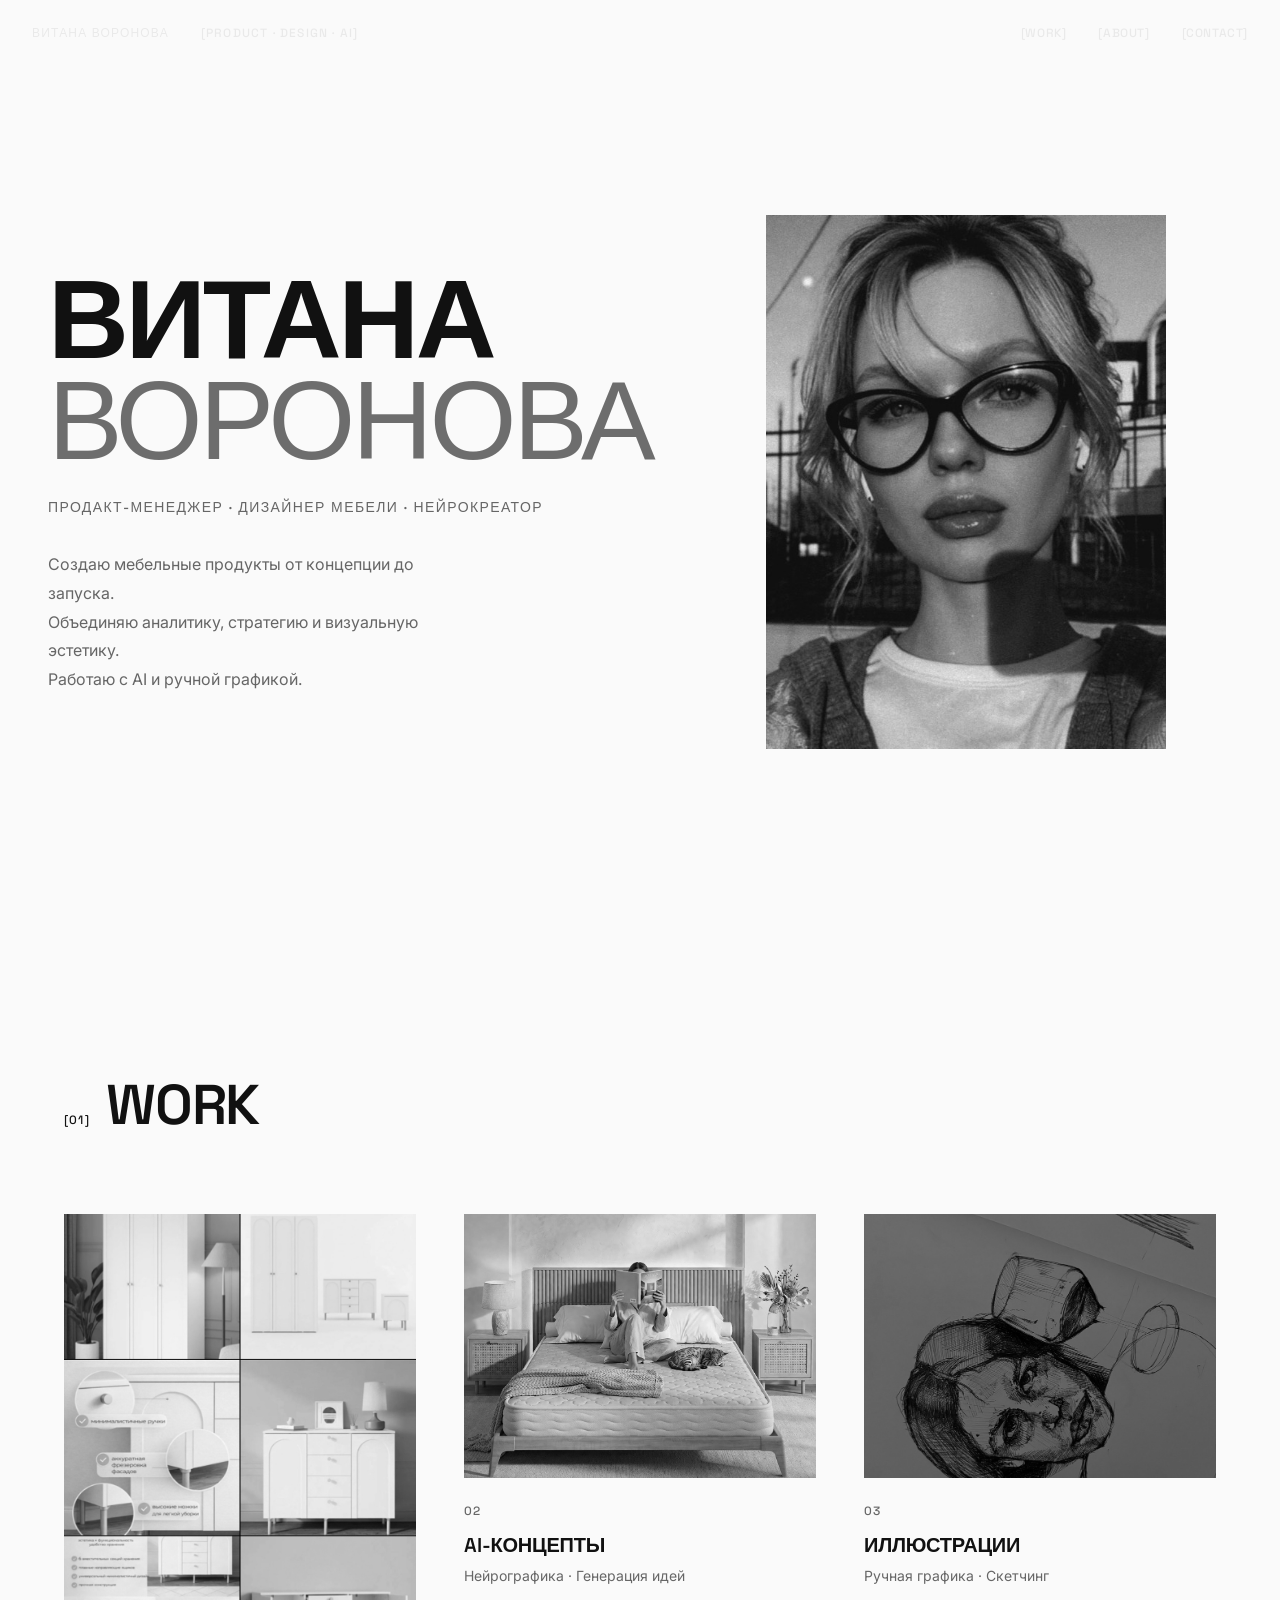
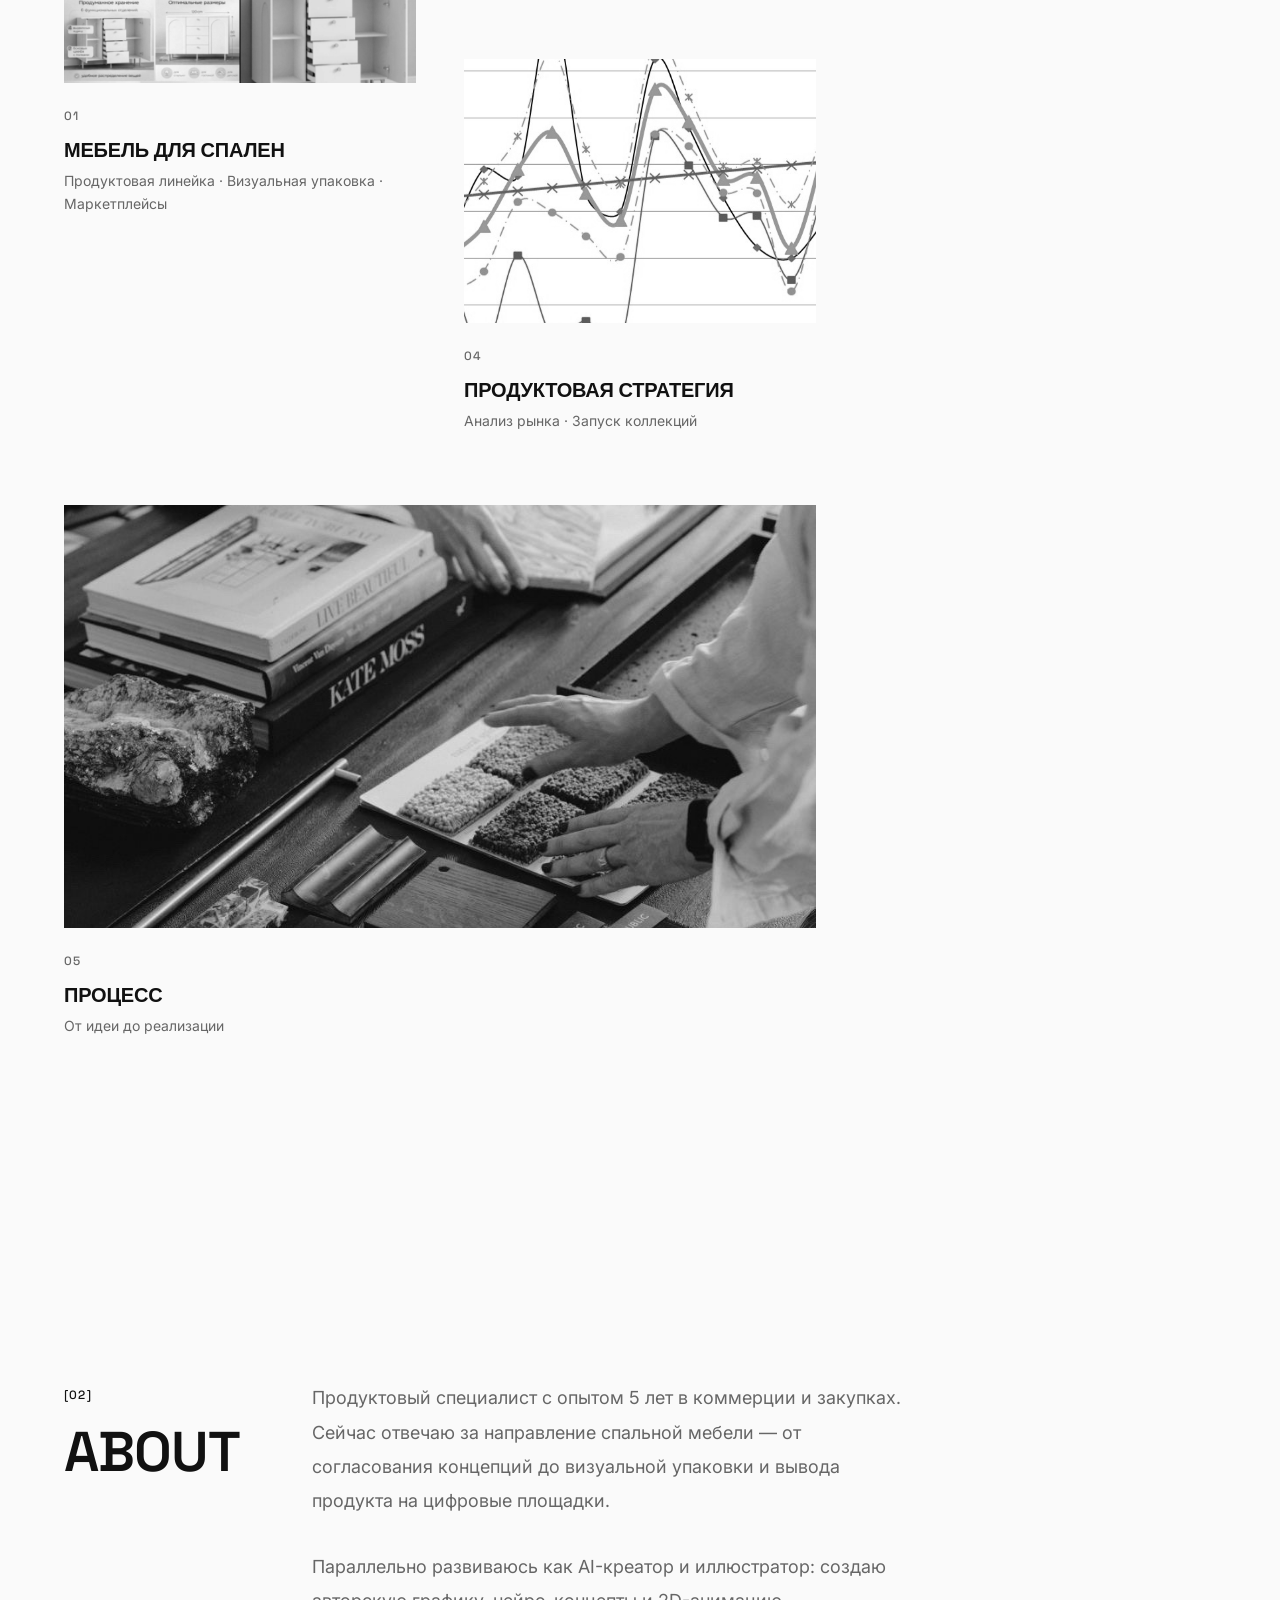
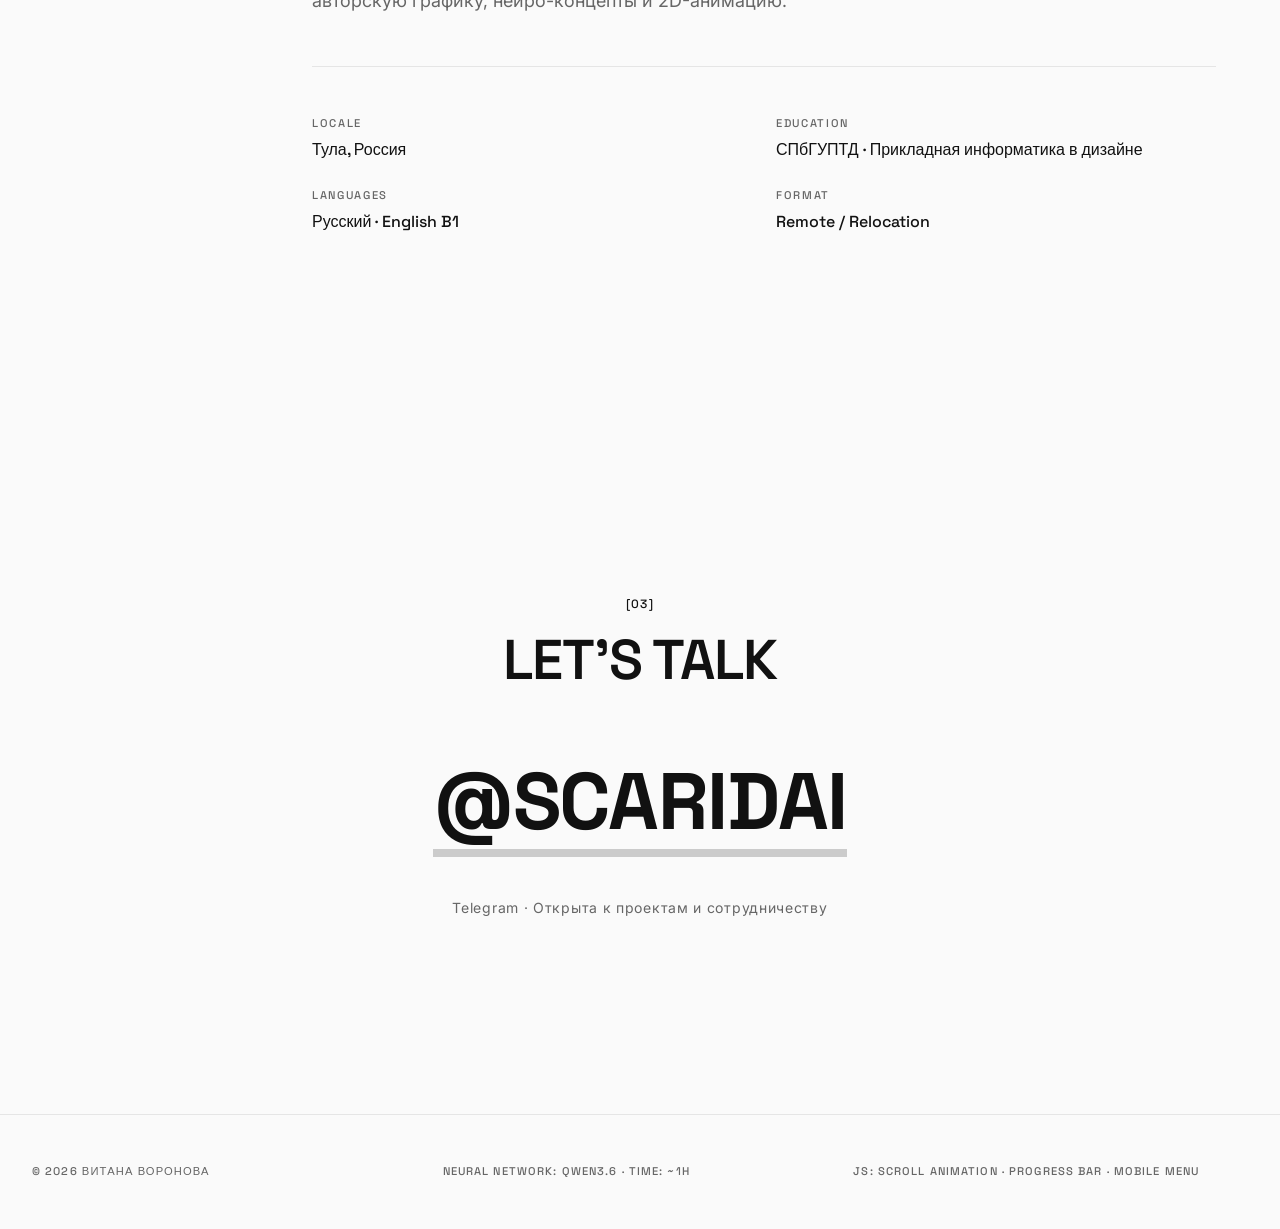
<file: homework-1/index.html>
<!DOCTYPE html>
<html lang="ru">
<head>
  <meta charset="UTF-8">
  <meta name="viewport" content="width=device-width, initial-scale=1.0">
  <title>Вита Воронова — Product · Design · AI</title>
  <link rel="stylesheet" href="style.css">
  <link rel="preconnect" href="https://fonts.googleapis.com">
  <link href="https://fonts.googleapis.com/css2?family=Inter:wght@300;400;500;600&family=Space+Grotesk:wght@300;400;500;600;700&display=swap" rel="stylesheet">
</head>
<body>
  <div class="progress-bar" id="progressBar"></div>

  <!-- Header -->
  <header class="header">
    <div class="header__top">
      <span class="header__name">ВИТАНА ВОРОНОВА</span>
      <span class="header__tag">[PRODUCT · DESIGN · AI]</span>
    </div>
    <nav class="header__nav">
      <a href="#work" class="nav-link">[WORK]</a>
      <a href="#about" class="nav-link">[ABOUT]</a>
      <a href="#contact" class="nav-link">[CONTACT]</a>
    </nav>
  </header>

  <!-- Hero -->
  <section class="hero">
    <div class="hero__content">
      <h1 class="hero__title">
        ВИТАНА<br>
        <span class="hero__title-alt">ВОРОНОВА</span>
      </h1>
      <p class="hero__subtitle">Продакт-менеджер · Дизайнер мебели · Нейрокреатор</p>
      <p class="hero__text">
        Создаю мебельные продукты от концепции до запуска.<br>
        Объединяю аналитику, стратегию и визуальную эстетику.<br>
        Работаю с AI и ручной графикой.
      </p>
    </div>
    <div class="hero__image">
      <img src="img/hero.jpg" alt="Вита Воронова">
    </div>
  </section>

  <!-- Work Grid -->
  <section id="work" class="section work">
    <div class="section__header">
      <span class="section__label">[01]</span>
      <h2 class="section__title">WORK</h2>
    </div>
    
    <div class="work__grid">
      <div class="work__item work__item--large">
        <img src="img/work1.jpg" alt="Furniture Design">
        <div class="work__caption">
          <span class="work__number">01</span>
          <h3>МЕБЕЛЬ ДЛЯ СПАЛЕН</h3>
          <p>Продуктовая линейка · Визуальная упаковка · Маркетплейсы</p>
        </div>
      </div>

      <div class="work__item">
        <img src="img/work2.jpg" alt="AI Art">
        <div class="work__caption">
          <span class="work__number">02</span>
          <h3>AI-КОНЦЕПТЫ</h3>
          <p>Нейрографика · Генерация идей</p>
        </div>
      </div>

      <div class="work__item">
        <img src="img/work3.jpg" alt="Illustrations">
        <div class="work__caption">
          <span class="work__number">03</span>
          <h3>ИЛЛЮСТРАЦИИ</h3>
          <p>Ручная графика · Скетчинг</p>
        </div>
      </div>

      <div class="work__item">
        <img src="img/work4.jpg" alt="Product Strategy">
        <div class="work__caption">
          <span class="work__number">04</span>
          <h3>ПРОДУКТОВАЯ СТРАТЕГИЯ</h3>
          <p>Анализ рынка · Запуск коллекций</p>
        </div>
      </div>

      <div class="work__item work__item--wide">
        <img src="img/work5.jpg" alt="Process">
        <div class="work__caption">
          <span class="work__number">05</span>
          <h3>ПРОЦЕСС</h3>
          <p>От идеи до реализации</p>
        </div>
      </div>
    </div>
  </section>

  <!-- About -->
  <section id="about" class="section about">
    <div class="about__grid">
      <div class="about__left">
        <span class="section__label">[02]</span>
        <h2 class="section__title">ABOUT</h2>
      </div>
      <div class="about__right">
        <p class="about__text">
          Продуктовый специалист с опытом 5 лет в коммерции и закупках. 
          Сейчас отвечаю за направление спальной мебели — от согласования 
          концепций до визуальной упаковки и вывода продукта на цифровые площадки.
        </p>
        <p class="about__text">
          Параллельно развиваюсь как AI-креатор и иллюстратор: создаю авторскую 
          графику, нейро-концепты и 2D-анимацию.
        </p>
        
        <div class="about__details">
          <div class="detail">
            <span class="detail__label">LOCALE</span>
            <span class="detail__value">Тула, Россия</span>
          </div>
          <div class="detail">
            <span class="detail__label">EDUCATION</span>
            <span class="detail__value">СПбГУПТД · Прикладная информатика в дизайне</span>
          </div>
          <div class="detail">
            <span class="detail__label">LANGUAGES</span>
            <span class="detail__value">Русский · English B1</span>
          </div>
          <div class="detail">
            <span class="detail__label">FORMAT</span>
            <span class="detail__value">Remote / Relocation</span>
          </div>
        </div>
      </div>
    </div>
  </section>

  <!-- Contact -->
  <section id="contact" class="section contact">
    <div class="contact__content">
      <span class="section__label">[03]</span>
      <h2 class="section__title">LET'S TALK</h2>
      <a href="https://t.me/scaridai" target="_blank" class="contact__link">@SCARIDAI</a>
      <p class="contact__note">Telegram · Открыта к проектам и сотрудничеству</p>
    </div>
  </section>

  <!-- Footer -->
  <footer class="footer">
    <div class="footer__grid">
      <span>© <span id="year"></span> ВИТАНА ВОРОНОВА</span>
      <span>NEURAL NETWORK: QWEN3.6 · TIME: ~1H</span>
      <span>JS: SCROLL ANIMATION · PROGRESS BAR · MOBILE MENU</span>
    </div>
  </footer>

  <script src="script.js"></script>
</body>
</html>
</file>
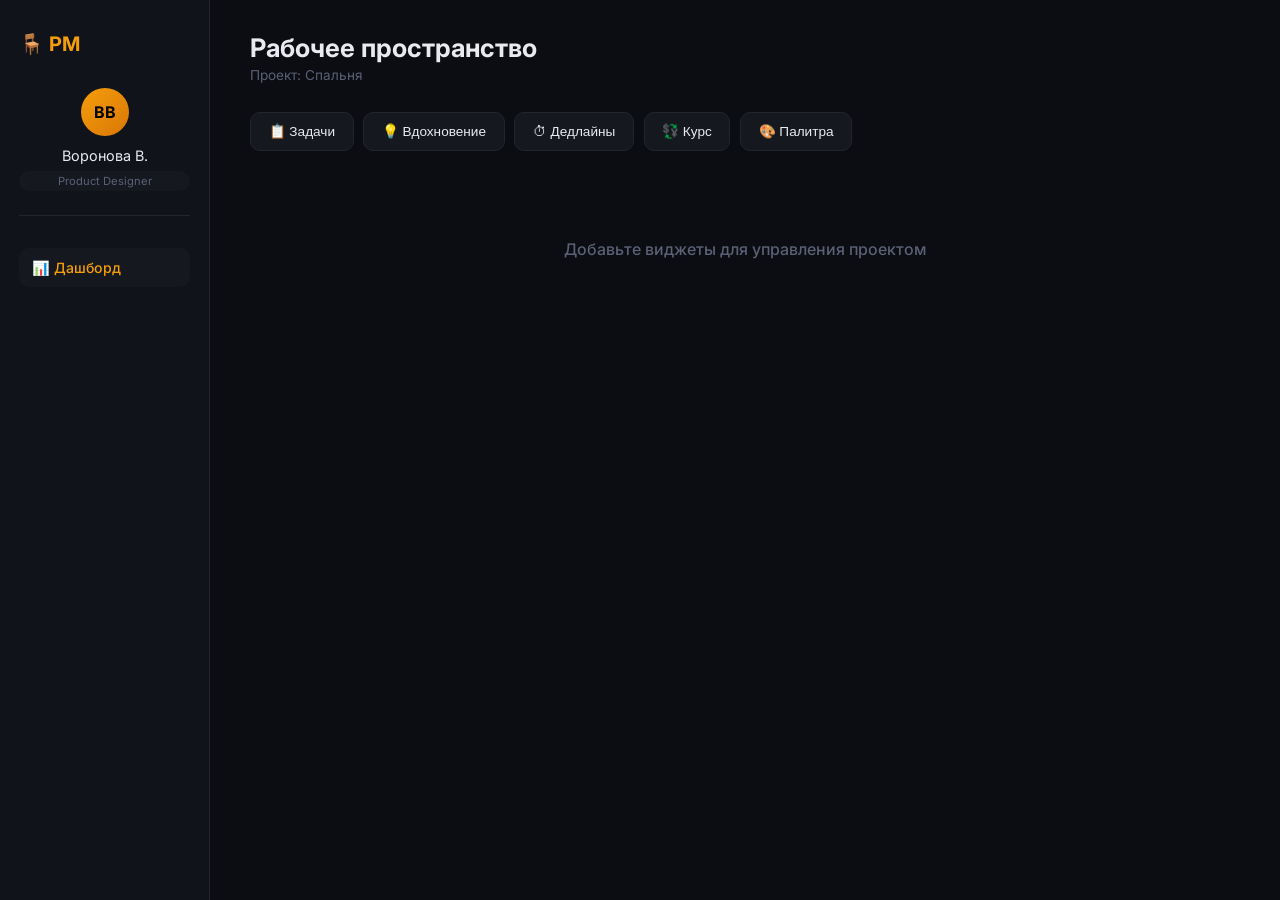
<file: homework-2/index.html>
<!DOCTYPE html>
<html lang="ru">
<head>
  <meta charset="UTF-8">
  <meta name="viewport" content="width=device-width, initial-scale=1.0">
  <title>FurniPM Workspace</title>
  <link rel="stylesheet" href="styles/main.css">
  <link rel="stylesheet" href="styles/components.css">
  <link href="https://fonts.googleapis.com/css2?family=Inter:wght@400;500;600;700&display=swap" rel="stylesheet">
</head>
<body>
  <aside class="sidebar">
    <div class="sidebar-logo">🪑 PM</div>
    <div class="sidebar-user">
      <div class="avatar">ВВ</div>
      <span>Воронова В.</span>
      <span class="user-role">Product Designer</span>
    </div>
    <nav class="sidebar-nav">
      <a href="#" class="nav-item active">📊 Дашборд</a>
    </nav>
  </aside>

  <main class="main-content">
    <header class="topbar">
      <div>
        <h1 class="page-title">Рабочее пространство</h1>
        <p class="page-subtitle">Проект: Спальня</p>
      </div>
    </header>

    <div class="widget-controls">
      <button id="add-todo" class="widget-btn-add">📋 Задачи</button>
      <button id="add-quote" class="widget-btn-add">💡 Вдохновение</button>
      <button id="add-deadlines" class="widget-btn-add">⏱ Дедлайны</button>
      <button id="add-currency" class="widget-btn-add">💱 Курс</button>
      <button id="add-palette" class="widget-btn-add">🎨 Палитра</button>
    </div>

    <div id="dashboard-grid" class="grid"></div>
    <div id="empty-state" class="empty-state">
      <h3>Добавьте виджеты для управления проектом</h3>
    </div>
  </main>

  <script type="module" src="main.js"></script>
</body>
</html>
</file>
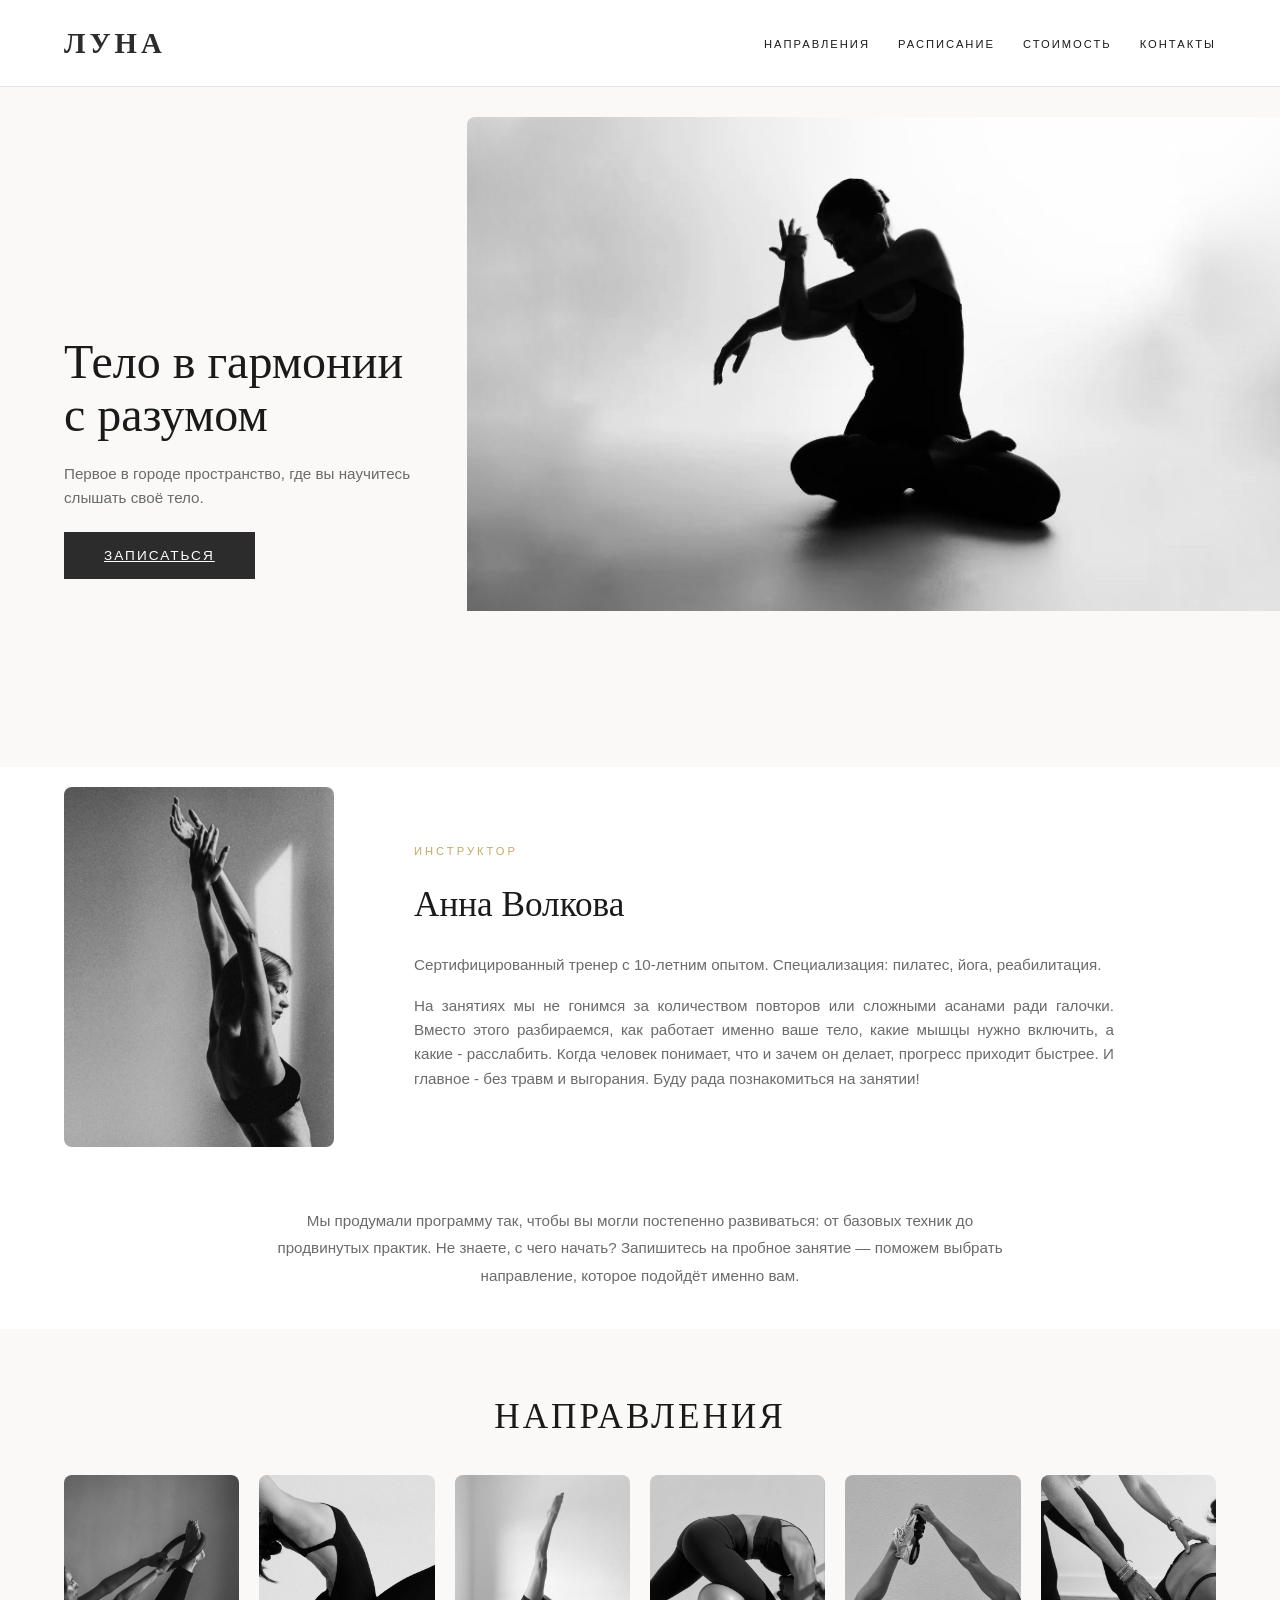
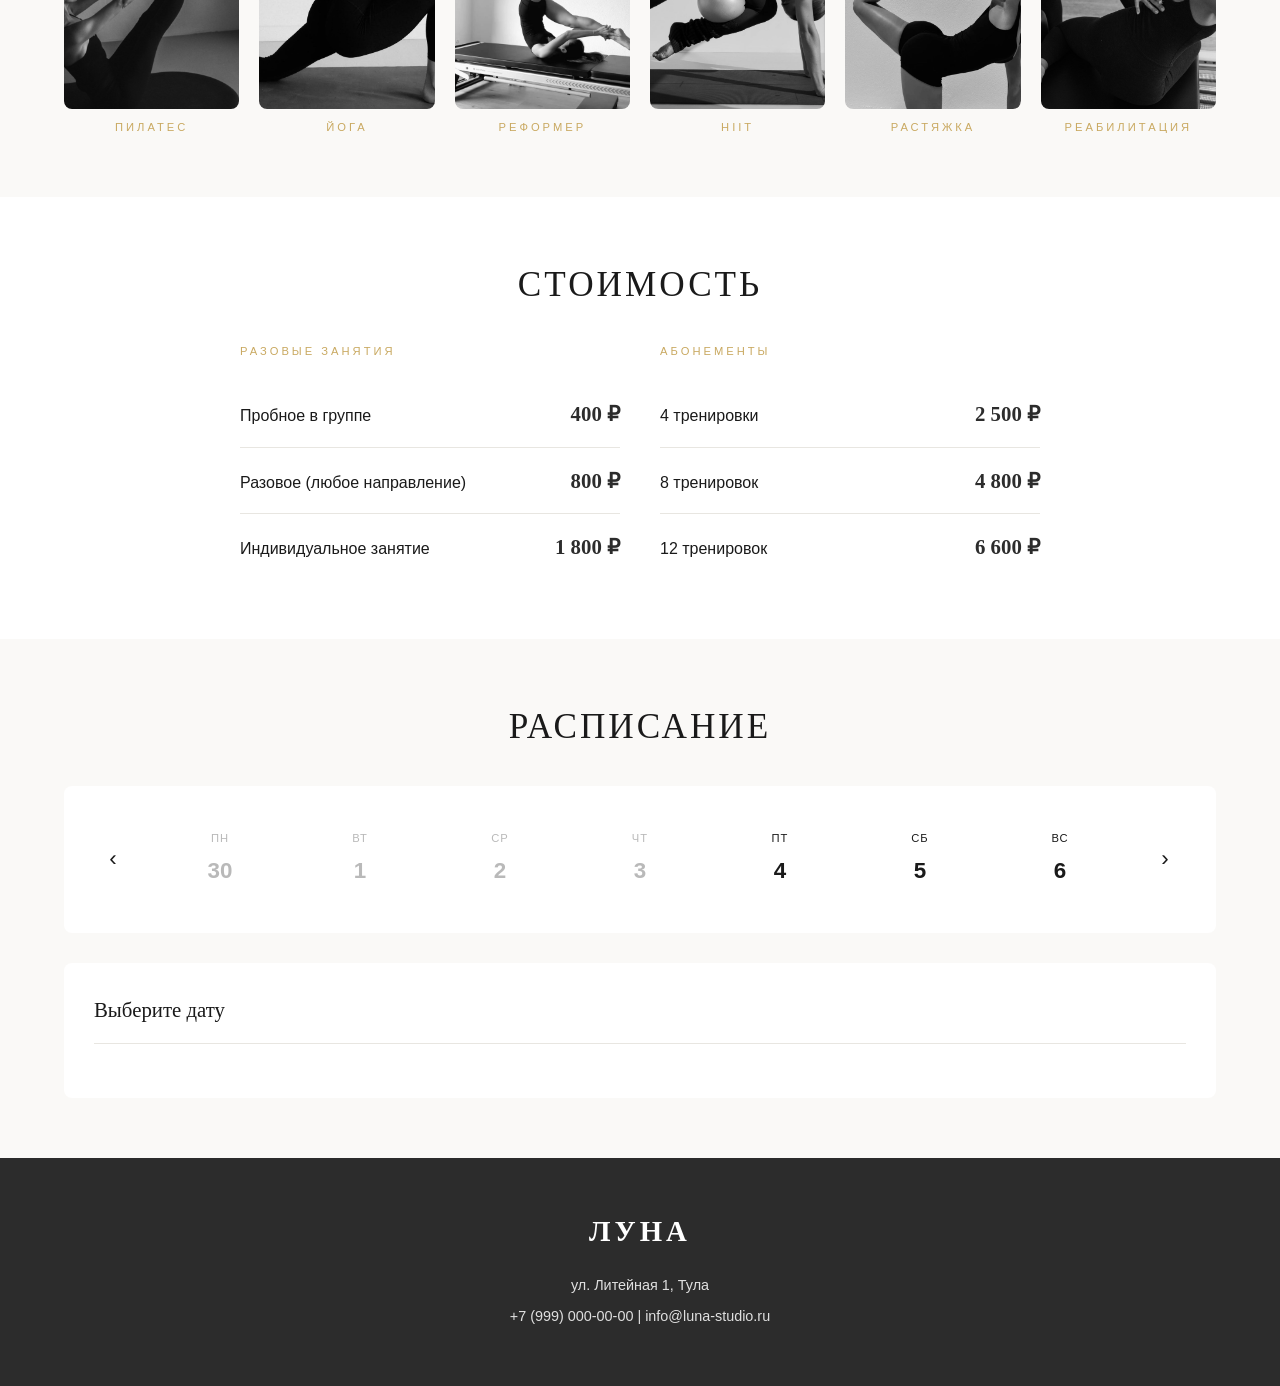
<file: homework-4-exam/index.html>
<!DOCTYPE html>
<html lang="ru">
<head>
<meta charset="UTF-8">
<meta name="viewport" content="width=device-width, initial-scale=1.0">
<title>ЛУНА — Студия пилатеса и йоги</title>
<link rel="stylesheet" href="css/style.css">
</head>
<body>
<header class="header">
<div class="container header__inner">
<a href="#" class="logo">ЛУНА</a>
<nav class="nav">
<ul class="nav__list">
<li><a href="#directions" class="nav__link">НАПРАВЛЕНИЯ</a></li>
<li><a href="#booking" class="nav__link">РАСПИСАНИЕ</a></li>
<li><a href="#pricing" class="nav__link">СТОИМОСТЬ</a></li>
<li><a href="#contacts" class="nav__link">КОНТАКТЫ</a></li>
</ul>
</nav>
</div>
</header>

<main>
<section class="hero">
<div class="container hero__inner">
<div class="hero__text">
<h1>Тело в гармонии<br>с разумом</h1>
<p>Первое в городе пространство, где вы научитесь слышать своё тело.</p>
<a href="#booking" class="btn btn--primary btn--lg">ЗАПИСАТЬСЯ</a>
</div>
<div class="hero__image-wrapper">
<img src="img/hero.jpg" alt="Занятие в студии" class="hero__img">
</div>
</div>
</section>

<section class="instructor-section">
<div class="container">
<div class="instructor-block">
<div class="instructor__image">
<img src="img/instructor.jpg" alt="Инструктор" class="instructor__img">
</div>
<div class="instructor__content">
<span class="label">ИНСТРУКТОР</span>
<h2>Анна Волкова</h2>
<p>Сертифицированный тренер с 10-летним опытом. Специализация: пилатес, йога, реабилитация.</p>
<p class="instructor__note">
На занятиях мы не гонимся за количеством повторов или сложными асанами ради галочки. Вместо этого разбираемся, как работает именно ваше тело, какие мышцы нужно включить, а какие - расслабить.
Когда человек понимает, что и зачем он делает, прогресс приходит быстрее. И главное - без травм и выгорания. Буду рада познакомиться на занятии!
</p>
</div>
</div>
<p class="instructor__footer-note">Мы продумали программу так, чтобы вы могли постепенно развиваться: от базовых техник до продвинутых практик. Не знаете, с чего начать? Запишитесь на пробное занятие — поможем выбрать направление, которое подойдёт именно вам.</p>
</div>
</section>

<section id="directions" class="directions-section">
<div class="container">
<h2 class="section-title">НАПРАВЛЕНИЯ</h2>
<div class="directions-grid">
<figure class="direction-item">
<img src="img/detail1.jpg" alt="Пилатес" class="direction__img">
<figcaption class="direction__caption">ПИЛАТЕС</figcaption>
</figure>
<figure class="direction-item">
<img src="img/detail2.jpg" alt="Йога" class="direction__img">
<figcaption class="direction__caption">ЙОГА</figcaption>
</figure>
<figure class="direction-item">
<img src="img/detail3.jpg" alt="Реформер" class="direction__img">
<figcaption class="direction__caption">РЕФОРМЕР</figcaption>
</figure>
<figure class="direction-item">
<img src="img/detail4.jpg" alt="HIIT" class="direction__img">
<figcaption class="direction__caption">HIIT</figcaption>
</figure>
<figure class="direction-item">
<img src="img/detail5.jpg" alt="Растяжка" class="direction__img">
<figcaption class="direction__caption">РАСТЯЖКА</figcaption>
</figure>
<figure class="direction-item">
<img src="img/detail6.jpg" alt="Реабилитация" class="direction__img">
<figcaption class="direction__caption">РЕАБИЛИТАЦИЯ</figcaption>
</figure>
</div>
</div>
</section>

<section id="pricing" class="pricing-section">
<div class="container">
<h2 class="section-title">СТОИМОСТЬ</h2>
<div class="pricing-grid">
<div class="pricing-category">
<h3 class="pricing-category__title">РАЗОВЫЕ ЗАНЯТИЯ</h3>
<ul class="pricing-list">
<li class="pricing-item"><span class="pricing-item__name">Пробное в группе</span><span class="pricing-item__price">400 ₽</span></li>
<li class="pricing-item"><span class="pricing-item__name">Разовое (любое направление)</span><span class="pricing-item__price">800 ₽</span></li>
<li class="pricing-item"><span class="pricing-item__name">Индивидуальное занятие</span><span class="pricing-item__price">1 800 ₽</span></li>
</ul>
</div>
<div class="pricing-category">
<h3 class="pricing-category__title">АБОНЕМЕНТЫ</h3>
<ul class="pricing-list">
<li class="pricing-item"><span class="pricing-item__name">4 тренировки</span><span class="pricing-item__price">2 500 ₽</span></li>
<li class="pricing-item"><span class="pricing-item__name">8 тренировок</span><span class="pricing-item__price">4 800 ₽</span></li>
<li class="pricing-item"><span class="pricing-item__name">12 тренировок</span><span class="pricing-item__price">6 600 ₽</span></li>
</ul>
</div>
</div>
</div>
</section>

<section id="booking" class="booking-section">
<div class="container">
<h2 class="section-title">РАСПИСАНИЕ</h2>
<div class="calendar-wrapper">
<div class="calendar-header-row">
<button id="prevWeek" class="btn btn--nav" aria-label="Предыдущая неделя">‹</button>
<div class="week-days" id="weekDays"></div>
<button id="nextWeek" class="btn btn--nav" aria-label="Следующая неделя">›</button>
</div>
</div>
<div class="slots-container">
<h3 id="selectedDateTitle" class="slots-title">Выберите дату</h3>
<ul id="slotsList" class="slots-list"></ul>
<form id="bookingForm" class="booking-form hidden">
<div class="form-row">
<div class="form-group">
<label for="userName">Имя</label>
<input type="text" id="userName" required placeholder="Анна">
</div>
<div class="form-group">
<label for="userPhone">Телефон</label>
<input type="tel" id="userPhone" required placeholder="+7 (900) 123-45-67">
</div>
</div>
<div class="form-actions">
<button type="button" id="cancelBooking" class="btn btn--secondary">ОТМЕНА</button>
<button type="submit" class="btn btn--primary">ЗАПИСАТЬСЯ</button>
</div>
</form>
<div id="bookingMessage" class="message hidden"></div>
</div>
</div>
</section>
</main>

<footer id="contacts" class="footer">
<div class="container footer__inner">
<div class="logo">ЛУНА</div>
<p>ул. Литейная 1, Тула</p>
<p>+7 (999) 000-00-00 | info@luna-studio.ru</p>
</div>
</footer>
<script src="js/app.js"></script>
</body>
</html>
</file>
<file: homework-1/style.css>
/* RESET & BASE */
*, *::before, *::after { margin: 0; padding: 0; box-sizing: border-box; }
html { scroll-behavior: smooth; }

:root {
  --bg: #fafafa;
  --text: #111111;
  --text-muted: #666666;
  --border: #e5e5e5;
  --accent: #000000;
  
  --font-sans: 'Inter', -apple-system, sans-serif;
  --font-display: 'Space Grotesk', sans-serif;
  
  --transition: 0.4s cubic-bezier(0.4, 0, 0.2, 1);
}

[data-theme="dark"] {
  --bg: #0a0a0a;
  --text: #ffffff;
  --text-muted: #999999;
  --border: #222222;
  --accent: #ffffff;
}

body {
  font-family: var(--font-sans);
  background: var(--bg);
  color: var(--text);
  line-height: 1.6;
  font-weight: 400;
  -webkit-font-smoothing: antialiased;
}

img { max-width: 100%; display: block; filter: grayscale(100%); transition: var(--transition); }
img:hover { filter: grayscale(0%); }

a { color: inherit; text-decoration: none; }

/* PROGRESS BAR */
.progress-bar {
  position: fixed; top: 0; left: 0; height: 2px;
  background: var(--text); width: 0%; z-index: 9999;
}

/* HEADER */
.header {
  position: fixed; top: 0; left: 0; right: 0;
  padding: 1.5rem 2rem;
  display: flex; justify-content: space-between; align-items: center;
  z-index: 100;
  mix-blend-mode: difference;
}
.header__top {
  display: flex; gap: 2rem;
  font-family: var(--font-display);
  font-size: 0.75rem;
  font-weight: 500;
  letter-spacing: 0.1em;
  text-transform: uppercase;
}
.header__nav {
  display: flex; gap: 2rem;
  font-family: var(--font-display);
  font-size: 0.75rem;
  font-weight: 500;
  letter-spacing: 0.05em;
}
.nav-link {
  position: relative;
  transition: var(--transition);
}
.nav-link::after {
  content: ''; position: absolute; bottom: -4px; left: 0;
  width: 0; height: 1px; background: var(--text);
  transition: width var(--transition);
}
.nav-link:hover::after { width: 100%; }

/* HERO */
.hero {
  min-height: 100vh;
  display: grid;
  grid-template-columns: 1fr;
  gap: 3rem;
  padding: 10rem 2rem 4rem;
  align-items: center;
}
.hero__title {
  font-family: var(--font-display);
  font-size: clamp(3rem, 10vw, 7rem);
  font-weight: 700;
  line-height: 0.9;
  letter-spacing: -0.03em;
  margin-bottom: 1.5rem;
  text-transform: uppercase;
}
.hero__title-alt {
  display: block;
  font-weight: 300;
  opacity: 0.6;
}
.hero__subtitle {
  font-family: var(--font-display);
  font-size: 0.875rem;
  font-weight: 500;
  letter-spacing: 0.1em;
  text-transform: uppercase;
  color: var(--text-muted);
  margin-bottom: 2rem;
}
.hero__text {
  font-size: 1rem;
  line-height: 1.8;
  color: var(--text-muted);
  max-width: 400px;
}
.hero__image {
  width: 100%;
  max-width: 400px;
  aspect-ratio: 3/4;
  overflow: hidden;
  justify-self: center;
}
.hero__image img {
  width: 100%; height: 100%; object-fit: cover;
}

/* SECTIONS */
.section { padding: 8rem 2rem; }
.section__header {
  margin-bottom: 4rem;
  display: flex; align-items: baseline; gap: 1rem;
}
.section__label {
  font-family: var(--font-display);
  font-size: 0.75rem;
  font-weight: 500;
  letter-spacing: 0.1em;
}
.section__title {
  font-family: var(--font-display);
  font-size: clamp(2rem, 5vw, 3.5rem);
  font-weight: 600;
  letter-spacing: -0.02em;
  text-transform: uppercase;
}

/* WORK GRID */
.work__grid {
  display: grid;
  grid-template-columns: 1fr;
  gap: 2rem;
}
.work__item {
  position: relative;
  overflow: hidden;
}
.work__item img {
  width: 100%; aspect-ratio: 4/3; object-fit: cover;
}
.work__item--large img { aspect-ratio: 3/4; }
.work__item--wide { grid-column: span 1; }
.work__item--wide img { aspect-ratio: 16/9; }

.work__caption {
  padding: 1.5rem 0;
}
.work__number {
  font-family: var(--font-display);
  font-size: 0.75rem;
  font-weight: 500;
  letter-spacing: 0.1em;
  color: var(--text-muted);
  display: block;
  margin-bottom: 0.5rem;
}
.work__caption h3 {
  font-family: var(--font-display);
  font-size: 1.25rem;
  font-weight: 600;
  letter-spacing: -0.01em;
  margin-bottom: 0.25rem;
}
.work__caption p {
  font-size: 0.875rem;
  color: var(--text-muted);
}

/* ABOUT */
.about__grid {
  display: grid;
  grid-template-columns: 1fr;
  gap: 3rem;
}
.about__text {
  font-size: 1.125rem;
  line-height: 1.9;
  color: var(--text-muted);
  margin-bottom: 2rem;
  max-width: 600px;
}
.about__details {
  display: grid;
  grid-template-columns: 1fr;
  gap: 1.5rem;
  margin-top: 3rem;
  padding-top: 3rem;
  border-top: 1px solid var(--border);
}
.detail {
  display: flex; flex-direction: column; gap: 0.25rem;
}
.detail__label {
  font-family: var(--font-display);
  font-size: 0.7rem;
  font-weight: 500;
  letter-spacing: 0.15em;
  color: var(--text-muted);
  text-transform: uppercase;
}
.detail__value {
  font-family: var(--font-display);
  font-size: 1rem;
  font-weight: 500;
}

/* CONTACT */
.contact {
  min-height: 80vh;
  display: flex; align-items: center; justify-content: center;
  text-align: center;
}
.contact__link {
  display: inline-block;
  font-family: var(--font-display);
  font-size: clamp(2rem, 8vw, 5rem);
  font-weight: 700;
  letter-spacing: -0.02em;
  margin: 2rem 0;
  position: relative;
}
.contact__link::after {
  content: '';
  position: absolute;
  bottom: 0.5rem; left: 0;
  width: 100%; height: 0.5rem;
  background: var(--text);
  opacity: 0.2;
  z-index: -1;
  transition: var(--transition);
}
.contact__link:hover::after {
  opacity: 0.4;
  height: 100%;
}
.contact__note {
  font-size: 0.875rem;
  color: var(--text-muted);
  letter-spacing: 0.05em;
}

/* FOOTER */
.footer {
  padding: 3rem 2rem;
  border-top: 1px solid var(--border);
  font-family: var(--font-display);
  font-size: 0.7rem;
  font-weight: 500;
  letter-spacing: 0.1em;
  text-transform: uppercase;
}
.footer__grid {
  display: grid;
  grid-template-columns: 1fr;
  gap: 1rem;
  color: var(--text-muted);
}

/* TABLET */
@media (min-width: 768px) {
  .hero {
    grid-template-columns: 1fr 1fr;
    padding: 8rem 3rem 4rem;
  }
  
  .work__grid {
    grid-template-columns: repeat(2, 1fr);
  }
  .work__item--large { grid-row: span 2; }
  .work__item--wide { grid-column: span 2; }
  
  .about__grid {
    grid-template-columns: 200px 1fr;
  }
  
  .about__details {
    grid-template-columns: repeat(2, 1fr);
  }
  
  .footer__grid {
    grid-template-columns: repeat(3, 1fr);
  }
}

/* DESKTOP */
@media (min-width: 1024px) {
  .section { padding: 10rem 4rem; }
  
  .work__grid {
    grid-template-columns: repeat(3, 1fr);
    gap: 3rem;
  }
  .work__item--large { grid-column: span 1; grid-row: span 2; }
  .work__item--wide { grid-column: span 2; }
}

/* REVEAL ANIMATION */
.reveal {
  opacity: 0;
  transform: translateY(40px);
  transition: opacity 0.8s ease, transform 0.8s ease;
}
.reveal.active {
  opacity: 1;
  transform: translateY(0);
}
</file>
<file: homework-2/styles/main.css>
:root {
  --bg: #0B0D12;
  --sidebar: #11131A;
  --card: #161820;
  --border: #222530;
  --text: #E8EAF0;
  --text-muted: #5A6075;
  --accent: #F59E0B;
  --radius: 18px;
  --shadow: 0 10px 35px rgba(0,0,0,0.5);
  --transition: 0.2s ease;
}

* { box-sizing: border-box; margin: 0; padding: 0; }
body { font-family: 'Inter', system-ui, sans-serif; background: var(--bg); color: var(--text); display: flex; min-height: 100vh; }

.sidebar {
  width: 210px; background: var(--sidebar); padding: 2rem 1.2rem;
  display: flex; flex-direction: column; gap: 2rem;
  border-right: 1px solid var(--border); flex-shrink: 0;
}
.sidebar-logo { font-size: 1.25rem; font-weight: 700; color: var(--accent); display: flex; align-items: center; gap: 0.5rem; }
.sidebar-user { text-align: center; padding-bottom: 1.5rem; border-bottom: 1px solid var(--border); }
.avatar {
  width: 48px; height: 48px; background: linear-gradient(135deg, var(--accent), #D97706);
  border-radius: 50%; display: flex; align-items: center; justify-content: center;
  font-weight: 700; color: #000; margin: 0 auto 0.7rem;
}
.sidebar-user span { display: block; font-size: 0.9rem; }
.user-role {
  font-size: 0.7rem !important; color: var(--text-muted); background: var(--card);
  padding: 0.2rem 0.7rem; border-radius: 20px; margin-top: 0.4rem; display: inline-block;
}
.sidebar-nav { display: flex; flex-direction: column; gap: 0.3rem; }
.nav-item {
  display: flex; align-items: center; gap: 0.7rem; padding: 0.7rem 0.8rem;
  border-radius: 10px; color: var(--text-muted); text-decoration: none;
  font-size: 0.88rem; font-weight: 500; transition: var(--transition);
}
.nav-item:hover, .nav-item.active { background: var(--card); color: var(--text); }
.nav-item.active { color: var(--accent); }

.main-content { flex: 1; padding: 2rem 2.5rem; overflow-y: auto; }
.topbar { margin-bottom: 1.8rem; }
.page-title { font-size: 1.6rem; font-weight: 700; }
.page-subtitle { color: var(--text-muted); font-size: 0.85rem; margin-top: 0.25rem; }

.widget-controls { display: flex; gap: 0.6rem; margin-bottom: 1.5rem; flex-wrap: wrap; }
.widget-btn-add {
  background: var(--card); border: 1px solid var(--border); color: var(--text);
  padding: 0.65rem 1.1rem; border-radius: 10px; cursor: pointer;
  font-size: 0.85rem; font-weight: 500; transition: var(--transition);
}
.widget-btn-add:hover { border-color: var(--accent); color: var(--accent); background: rgba(245, 158, 11, 0.08); }

.grid {
  display: grid;
  grid-template-columns: repeat(auto-fill, minmax(360px, 1fr));
  gap: 1.5rem;
  align-items: start;
}
.empty-state { text-align: center; padding: 4rem; grid-column: 1 / -1; color: var(--text-muted); }
.empty-state h3 { font-size: 1rem; font-weight: 500; }
</file>
<file: homework-2/styles/components.css>
/* =========================================
   СТИЛИ ВИДЖЕТОВ & АНИМАЦИИ
   ========================================= */
.widget {
  background: var(--card);
  border: 1px solid var(--border);
  border-radius: var(--radius);
  overflow: hidden;
  box-shadow: var(--shadow);
  transition: transform 0.25s, box-shadow 0.25s;
  animation: fadeUp 0.35s ease;
}
.widget:hover { transform: translateY(-4px); box-shadow: 0 14px 45px rgba(0,0,0,0.55); }

@keyframes fadeUp { from { opacity: 0; transform: translateY(10px); } to { opacity: 1; transform: none; } }
@keyframes spin { to { transform: rotate(360deg); } }

.widget-header {
  display: flex; justify-content: space-between; align-items: center;
  padding: 1rem 1.2rem;
  border-bottom: 1px solid var(--border);
}
.widget-title { font-size: 0.9rem; font-weight: 700; letter-spacing: 0.2px; color: #F1F3F9; }

.widget-actions { display: flex; gap: 0.4rem; }
.widget-btn {
  background: rgba(255,255,255,0.04); border: none;
  color: #7A8196; width: 28px; height: 28px;
  border-radius: 8px; cursor: pointer;
  display: flex; align-items: center; justify-content: center;
  transition: 0.2s;
}
.widget-btn:hover { background: rgba(255,255,255,0.12); color: #E2E8F0; }
.btn-close:hover { color: #EF4444; background: rgba(239,68,68,0.12); }

.widget-body { padding: 1.2rem; }
.widget.minimized .widget-body { display: none; }

.btn-refresh {
  margin-top: 0.9rem; width: 100%; background: #0D0F14; border: 1px solid var(--border);
  color: var(--text-muted); padding: 0.6rem; border-radius: 9px; cursor: pointer;
  font-size: 0.85rem; transition: 0.2s;
}
.btn-refresh:hover { border-color: var(--accent); color: var(--accent); }

/* =========================================
   ЦВЕТОВАЯ ИЕРАРХИЯ ВИДЖЕТОВ
   ========================================= */
.widget--todo { border-top: 4px solid #3B82F6; }
.widget--todo .widget-header { background: rgba(59, 130, 246, 0.07); }

.widget--quote { border-top: 4px solid #8B5CF6; }
.widget--quote .widget-header { background: rgba(139, 92, 246, 0.07); }

.widget--palette { border-top: 4px solid #F59E0B; }
.widget--palette .widget-header { background: rgba(245, 158, 11, 0.07); }

.widget--deadlines { border-top: 4px solid #10B981; }
.widget--deadlines .widget-header { background: rgba(16, 185, 129, 0.07); }

.widget--currency { border-top: 4px solid #EAB308; }
.widget--currency .widget-header { background: rgba(234, 179, 8, 0.07); }

/* =========================================
   TODO WIDGET (ЗАДАЧИ)
   ========================================= */
.todo-form { 
  display: flex; flex-wrap: wrap; gap: 0.5rem; margin-bottom: 1rem; width: 100%; 
}
.todo-form .todo-input[type="text"] { flex: 1 1 200px; min-width: 150px; }
.todo-form .todo-input[type="date"] { flex: 0 0 140px; min-width: 120px; }
.todo-form .btn-add { 
  flex: 0 0 auto; min-width: 110px; white-space: nowrap; 
  align-self: stretch; display: flex; align-items: center; justify-content: center; 
}

.todo-input {
  background: #0D0F14; border: 1px solid var(--border); border-radius: 9px;
  color: var(--text); padding: 0.6rem 0.8rem; font-size: 0.88rem;
  font-family: inherit; transition: border-color 0.2s; width: auto;
}
.todo-input::placeholder { color: var(--text-muted); opacity: 0.7; }
.todo-input:focus { outline: none; border-color: #3B82F6; box-shadow: 0 0 0 3px rgba(59, 130, 246, 0.15); }
input[type="date"] { color-scheme: dark; cursor: pointer; }

.btn-add {
  background: #3B82F6; color: #fff; border: none; padding: 0.6rem 1rem;
  border-radius: 9px; font-weight: 600; font-size: 0.85rem; cursor: pointer; transition: 0.2s;
}
.btn-add:hover { background: #2563EB; }

.todo-list { list-style: none; max-height: 220px; overflow-y: auto; }
.todo-item {
  display: flex; align-items: center; gap: 0.8rem; padding: 0.7rem 0;
  border-bottom: 1px solid var(--border); font-size: 0.88rem;
}
.todo-item:last-child { border: none; }
.todo-text { flex: 1; word-break: break-word; }

.todo-date {
  font-size: 0.75rem; color: #F59E0B; background: rgba(245,158,11,0.12);
  padding: 0.2rem 0.6rem; border-radius: 6px; font-weight: 600; white-space: nowrap; flex-shrink: 0;
}

.todo-del {
  background: transparent; border: 1px solid transparent;
  color: var(--text-muted); width: 30px; height: 30px;
  border-radius: 8px; cursor: pointer; display: flex;
  align-items: center; justify-content: center;
  font-size: 1.1rem; transition: 0.2s; flex-shrink: 0;
}
.todo-del:hover { 
  background: rgba(239,68,68,0.12); 
  border-color: rgba(239,68,68,0.3); 
  color: #EF4444; 
}

.btn-add {
  background: #3B82F6; color: #fff; border: none; padding: 0.6rem 1rem;
  border-radius: 9px; font-weight: 600; font-size: 0.85rem; cursor: pointer; transition: 0.2s;
}
.btn-add:hover { background: #2563EB; }

.todo-list { list-style: none; max-height: 220px; overflow-y: auto; }
.todo-item {
  display: flex; align-items: center; gap: 0.7rem; padding: 0.6rem 0;
  border-bottom: 1px solid var(--border); font-size: 0.88rem;
}
.todo-item:last-child { border: none; }
.todo-item.done .todo-text { text-decoration: line-through; color: var(--text-muted); }

.todo-check { width: 18px; height: 18px; cursor: pointer; accent-color: #3B82F6; }
.todo-text { flex: 1; }

.todo-date {
  font-size: 0.75rem; color: #F59E0B; background: rgba(245,158,11,0.12);
  padding: 0.15rem 0.5rem; border-radius: 6px; font-weight: 600; white-space: nowrap;
}

.todo-del { background: none; border: none; cursor: pointer; color: var(--text-muted); font-size: 1rem; padding: 0.2rem; transition: 0.2s; }
.todo-del:hover { color: #EF4444; }

/* =========================================
   QUOTE WIDGET (ВДОХНОВЕНИЕ)
   ========================================= */
.quote-content { min-height: 70px; }
.quote-text { font-style: italic; font-size: 1rem; line-height: 1.6; color: #E2E8F0; }
.quote-author { margin-top: 0.6rem; color: #8B5CF6; font-size: 0.85rem; font-weight: 600; }

/* =========================================
   PALETTE WIDGET (ПАЛИТРА)
   ========================================= */
.palette-grid { display: flex; flex-direction: column; gap: 0.5rem; }
.palette-item {
  display: flex; align-items: center; gap: 0.7rem; padding: 0.45rem;
  background: #0D0F14; border-radius: 10px; cursor: pointer; 
  transition: 0.2s; border: 1px solid transparent;
}
.palette-item:hover { border-color: #F59E0B; transform: translateX(2px); }

.palette-swatch {
  width: 42px; height: 42px; border-radius: 8px; flex-shrink: 0; 
  border: 2px solid rgba(255,255,255,0.1);
}
.palette-info { flex: 1; }
.palette-name { font-weight: 600; font-size: 0.88rem; color: var(--text); }
.palette-type { font-size: 0.72rem; color: var(--text-muted); margin-top: 0.1rem; }
.palette-hex { font-family: monospace; font-size: 0.75rem; color: var(--text-muted); margin-top: 0.1rem; }
.palette-copy { opacity: 0; color: var(--text-muted); font-size: 0.9rem; transition: 0.2s; }
.palette-item:hover .palette-copy { opacity: 1; }

/* =========================================
   DEADLINES WIDGET (ДЕДЛАЙНЫ)
   ========================================= */
.deadlines-list { display: flex; flex-direction: column; gap: 0.5rem; margin-bottom: 1rem; }
.deadline-item {
  display: flex; align-items: center; gap: 0.7rem; padding: 0.6rem;
  background: #0D0F14; border-radius: 10px; border-left: 3px solid #333640; transition: 0.2s;
}
.deadline-item.done { border-left-color: #10B981; opacity: 0.6; }
.deadline-item.done .deadline-title { text-decoration: line-through; color: var(--text-muted); }

.deadline-check {
  width: 20px; height: 20px; border: 2px solid #333640; border-radius: 50%;
  background: transparent; color: var(--text-muted); cursor: pointer;
  display: flex; align-items: center; justify-content: center; font-size: 0.7rem; transition: 0.2s;
}
.deadline-check:hover { border-color: #10B981; color: #10B981; }
.deadline-item.done .deadline-check { background: #10B981; border-color: #10B981; color: #fff; }

.deadline-content { flex: 1; display: flex; justify-content: space-between; align-items: center; }
.deadline-title { font-weight: 500; font-size: 0.88rem; }
.deadline-days {
  font-size: 0.8rem; font-weight: 600; padding: 0.2rem 0.6rem; border-radius: 6px;
  background: #1A1C24; color: var(--accent); letter-spacing: 0.5px;
}

.deadlines-stats { display: flex; gap: 1rem; padding-top: 0.7rem; border-top: 1px solid var(--border); }
.stat-item { display: flex; flex-direction: column; align-items: center; gap: 0.15rem; }
.stat-value { font-size: 1.3rem; font-weight: 700; color: var(--accent); }
.stat-label { font-size: 0.65rem; color: var(--text-muted); text-transform: uppercase; letter-spacing: 0.5px; }

/* =========================================
   CURRENCY WIDGET (КУРСЫ)
   ========================================= */
.currency-list { display: flex; flex-direction: column; gap: 0.5rem; margin-bottom: 0.5rem; }
.currency-item {
  display: flex; justify-content: space-between; align-items: center;
  padding: 0.7rem; background: #0D0F14; border-radius: 10px;
  border: 1px solid var(--border); transition: 0.2s;
}
.currency-item:hover { border-color: #EAB308; }

.cur-left { display: flex; align-items: center; gap: 0.7rem; }
.cur-flag { font-size: 1.4rem; }
.cur-name { font-weight: 600; font-size: 0.9rem; color: var(--text); }
.cur-desc { font-size: 0.72rem; color: var(--text-muted); }

.cur-right { text-align: right; }
.cur-val { font-family: monospace; font-size: 1.1rem; font-weight: 700; color: #EAB308; }

.loading-spinner {
  width: 24px; height: 24px; border: 3px solid var(--border);
  border-top-color: #EAB308; border-radius: 50%;
  animation: spin 0.8s linear infinite; margin: 10px auto;
}

@media (max-width: 400px) {
  .todo-form {
    flex-wrap: wrap;
  }
  .todo-form .todo-input[type="text"] {
    flex: 1 1 100%;
  }
  .todo-form .todo-input[type="date"],
  .todo-form .btn-add {
    flex: 0 0 48%;
  }
}

/* =========================================
   СКРОЛЛБАР
   ========================================= */
::-webkit-scrollbar { width: 5px; }
::-webkit-scrollbar-track { background: transparent; }
::-webkit-scrollbar-thumb { background: #2A2D38; border-radius: 4px; }
::-webkit-scrollbar-thumb:hover { background: #3A3D48; }
</file>
<file: homework-4-exam/css/style.css>
:root {
--bg: #faf9f7;
--surface: #ffffff;
--text: #1a1a1a;
--text-muted: #6b6b6b;
--primary: #2c2c2c;
--primary-hover: #4a4a4a;
--accent: #c9a961;
--border: #e8e6e1;
--radius: 8px;
--font-serif: 'Cormorant Garamond', serif;
--font-sans: 'Montserrat', sans-serif;
}
@import url('https://fonts.googleapis.com/css2?family=Cormorant+Garamond:ital,wght@0,400;0,600;1,400&family=Montserrat:wght@300;400;500;600&display=swap');
* { box-sizing: border-box; margin: 0; padding: 0; }
body { font-family: var(--font-sans); background: var(--bg); color: var(--text); line-height: 1.6; }
.container { max-width: 1200px; margin: 0 auto; padding: 0 24px; }

.header { background: var(--surface); border-bottom: 1px solid var(--border); padding: 20px 0; position: sticky; top: 0; z-index: 100; }
.header__inner { display: flex; justify-content: space-between; align-items: center; }
.logo { font-family: var(--font-serif); font-size: 1.8rem; font-weight: 600; color: var(--primary); text-decoration: none; letter-spacing: 4px; }
.nav__list { display: flex; gap: 28px; list-style: none; }
.nav__link { color: var(--text); text-decoration: none; font-size: 0.7rem; font-weight: 500; letter-spacing: 2px; text-transform: uppercase; }
.nav__link:hover { color: var(--primary); }

.hero { padding: 30px 0 0; }
.hero__inner { display: grid; grid-template-columns: 1fr 65%; gap: 50px; align-items: center; }
.hero__text { padding-top: 20px; }
.hero__text h1 { font-family: var(--font-serif); font-size: 3rem; font-weight: 400; line-height: 1.1; margin-bottom: 20px; }
.hero__text p { font-size: 0.95rem; color: var(--text-muted); margin-bottom: 32px; }
.hero__image-wrapper { width: 110%; min-height: 650px; overflow: hidden; border-radius: var(--radius); }
.hero__img { width: 100%; height: 100%; object-fit: cover; filter: grayscale(100%); }

.btn { border: none; cursor: pointer; transition: 0.3s; font-family: var(--font-sans); font-size: 0.70rem; letter-spacing: 2px; text-transform: uppercase; }
.btn--primary { background: var(--primary); color: #fff; padding: 14px 36px; }
.btn--primary:hover { background: var(--primary-hover); }
.btn--lg { padding: 16px 40px; font-size: 0.85rem; }
.btn--secondary { background: transparent; border: 1px solid var(--border); color: var(--text); padding: 10px 18px; }
.btn--secondary:hover { background: var(--bg); }
.btn--nav { width: 40px; height: 40px; padding: 0; font-size: 1.4rem; background: transparent; color: var(--text); }
.btn--nav:hover { background: var(--border); }

.section-title { font-family: var(--font-serif); font-size: 2.2rem; margin-bottom: 30px; text-align: center; font-weight: 400; letter-spacing: 3px; }

.instructor-section { padding: 20px 0 40px; background: var(--surface); }
.instructor-block { display: grid; grid-template-columns: 300px 1fr; gap: 50px; align-items: center; }
.instructor__image { width: 90%; aspect-ratio: 3/4; overflow: hidden; border-radius: var(--radius); }
.instructor__img { width: 100%; height: 100%; object-fit: cover; filter: grayscale(100%); }
.instructor__content .label { display: block; font-size: 0.7rem; letter-spacing: 3px; color: var(--accent); margin-bottom: 16px; text-transform: uppercase; }
.instructor__content h2 { font-family: var(--font-serif); font-size: 2.2rem; margin-bottom: 20px; font-weight: 400; }
.instructor__content p { font-size: 0.95rem; color: var(--text-muted); text-align: justify; max-width: 700px; hyphens: none; }
.instructor__note { margin-top: 16px; }
.instructor__footer-note { max-width: 800px; margin: 60px auto 0; text-align: center; padding: 0 20px; font-size: 0.95rem; color: var(--text-muted); line-height: 1.8; }

.directions-section { padding: 60px 0; background: var(--bg); }
.directions-grid { display: grid; grid-template-columns: repeat(6, 1fr); gap: 20px; }
.direction-item { text-align: center; }
.direction__img { width: 100%; aspect-ratio: 3/4; object-fit: cover; border-radius: var(--radius); filter: grayscale(100%); margin-bottom: 10px; display: block; }
.direction-item:hover .direction__img { filter: grayscale(0%); }
.direction__caption { font-size: 0.7rem; letter-spacing: 3px; color: var(--accent); font-weight: 500; text-transform: uppercase; margin-top: 10px; }

.pricing-section { padding: 60px 0; background: var(--surface); }
.pricing-grid { display: grid; grid-template-columns: 1fr 1fr; gap: 40px; max-width: 800px; margin: 0 auto; }
.pricing-category__title { font-size: 0.7rem; letter-spacing: 3px; color: var(--accent); text-transform: uppercase; margin-bottom: 20px; font-weight: 500; }
.pricing-list { list-style: none; display: flex; flex-direction: column; }
.pricing-item { display: flex; justify-content: space-between; align-items: baseline; padding: 16px 0; border-bottom: 1px solid var(--border); }
.pricing-item:last-child { border-bottom: none; }
.pricing-item__name { font-size: 1rem; color: var(--text); }
.pricing-item__price { font-family: var(--font-serif); font-size: 1.3rem; font-weight: 600; color: var(--primary); }

.booking-section { padding: 60px 0; background: var(--bg); }
.calendar-wrapper { background: var(--surface); padding: 30px; border-radius: var(--radius); margin-bottom: 30px; }
.calendar-header-row { display: flex; align-items: center; gap: 20px; }
.week-days { display: flex; justify-content: space-between; flex: 1; gap: 8px; }
.day-item { flex: 1; display: flex; flex-direction: column; align-items: center; justify-content: center; padding: 12px 8px; border-radius: 50px; cursor: pointer; transition: 0.2s; background: transparent; border: 2px solid transparent; }
.day-item:hover { background: var(--bg); }
.day-item.selected { background: var(--primary); color: #fff; }
.day-item.disabled { opacity: 0.3; cursor: not-allowed; }
.day-name { font-size: 0.7rem; text-transform: uppercase; letter-spacing: 1px; margin-bottom: 6px; font-weight: 500; }
.day-num { font-size: 1.4rem; font-weight: 600; }

.slots-container { background: var(--surface); padding: 30px; border-radius: var(--radius); }
.slots-title { font-family: var(--font-serif); font-size: 1.3rem; margin-bottom: 24px; font-weight: 400; padding-bottom: 16px; border-bottom: 1px solid var(--border); }
.slots-list { list-style: none; display: flex; flex-direction: column; gap: 12px; }
.slot { display: flex; justify-content: space-between; align-items: center; padding: 18px; border: 1px solid var(--border); border-radius: var(--radius); background: var(--bg); transition: 0.3s; }
.slot:hover { border-color: var(--primary); }
.slot__time { min-width: 90px; font-family: var(--font-serif); font-size: 1.2rem; font-weight: 600; }
.slot__info { flex: 1; padding: 0 20px; }
.slot__info h4 { font-size: 1rem; margin-bottom: 4px; font-weight: 500; }
.slot__info span { font-size: 0.85rem; color: var(--text-muted); }
.slot__meta { text-align: right; }
.slot__capacity { font-weight: 600; font-size: 0.85rem; margin-bottom: 8px; color: var(--primary); }
.slot__btn { padding: 10px 20px; font-size: 0.75rem; }
.slot__btn:disabled { opacity: 0.4; cursor: default; background: var(--border); }

.booking-form { margin-top: 24px; padding: 24px; background: var(--bg); border-radius: var(--radius); }
.form-row { display: grid; grid-template-columns: 1fr 1fr; gap: 16px; }
.form-group { margin-bottom: 0; }
.form-group label { display: block; margin-bottom: 6px; font-weight: 500; font-size: 0.8rem; letter-spacing: 1px; }
.form-group input { width: 100%; padding: 12px; border: 1px solid var(--border); border-radius: 6px; font-size: 0.95rem; font-family: var(--font-sans); }
.form-group input:focus { outline: 2px solid var(--primary); border-color: transparent; }
.form-actions { display: flex; gap: 12px; margin-top: 20px; justify-content: flex-end; }
.message { padding: 12px; border-radius: 6px; margin-top: 16px; font-weight: 500; text-align: center; }
.message--success { background: #e8f5e9; color: #2e7d32; }
.message--error { background: #ffebee; color: #c62828; }
.hidden { display: none !important; }

.footer { padding: 50px 0; background: var(--primary); color: #fff; text-align: center; }
.footer .logo { color: #fff; display: block; margin-bottom: 20px; }
.footer p { font-size: 0.9rem; margin-bottom: 8px; opacity: 0.85; }

@media (max-width: 900px) {
.hero__inner, .instructor-block { grid-template-columns: 1fr; }
.hero__text { order: 2; padding-top: 0; text-align: center; }
.hero__image-wrapper { order: 1; min-height: 350px; }
.directions-grid { grid-template-columns: repeat(3, 1fr); }
.form-row { grid-template-columns: 1fr; }
.pricing-grid { grid-template-columns: 1fr; }
}
@media (max-width: 600px) {
.directions-grid { grid-template-columns: repeat(2, 1fr); }
.nav__list { gap: 16px; font-size: 0.65rem; }
.day-name { font-size: 0.6rem; }
.day-num { font-size: 1.1rem; }
}
</file>
